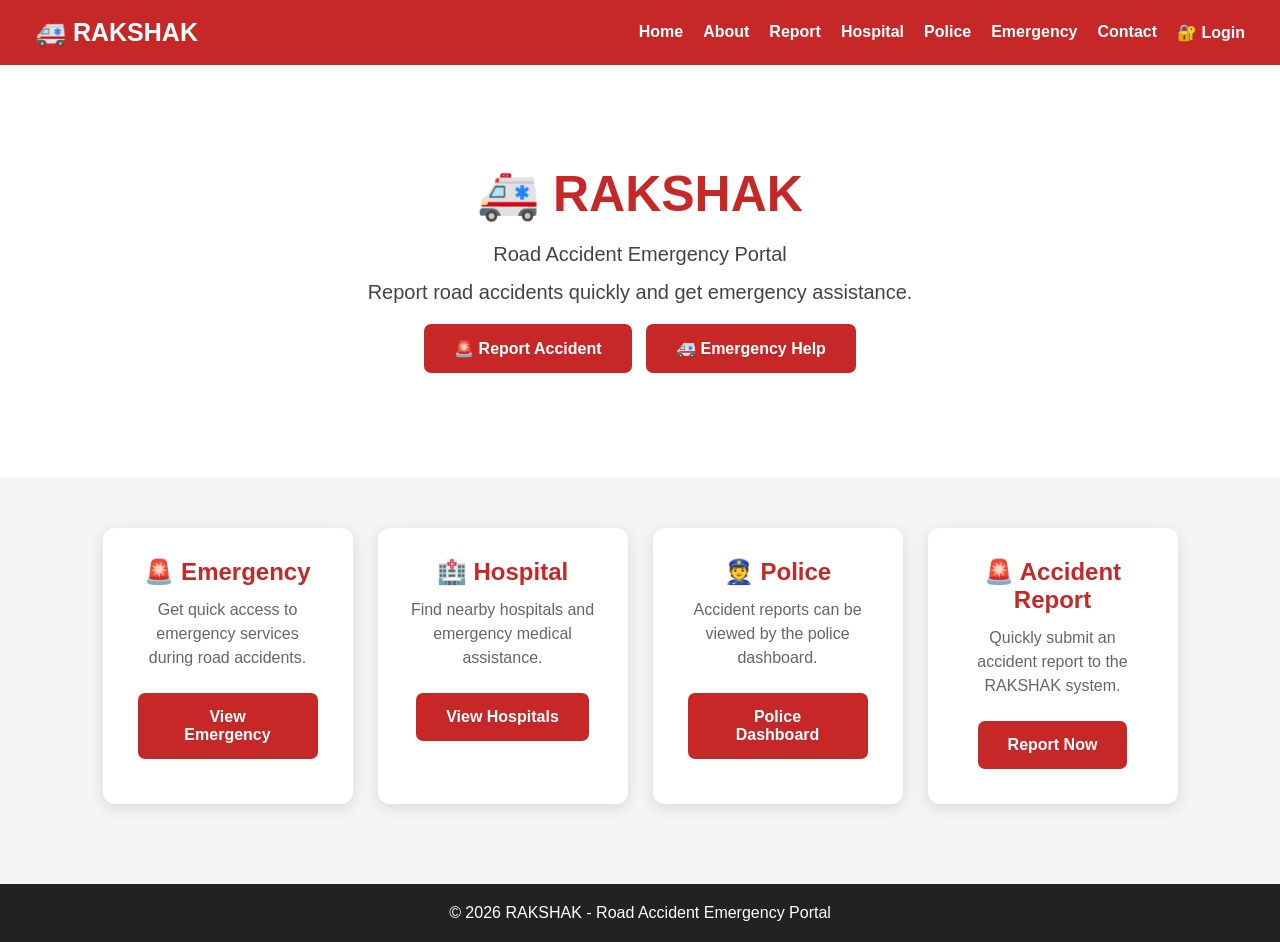
<file: templates/index.html>
<!DOCTYPE html>
<html lang="en">

<head>

    <meta charset="UTF-8">
    <meta name="viewport" content="width=device-width, initial-scale=1.0">

    <title>RAKSHAK - Road Accident Emergency Portal</title>

    <style>

        * {
            margin: 0;
            padding: 0;
            box-sizing: border-box;
            font-family: Arial, sans-serif;
        }

        body {
            background: #f5f5f5;
        }

        /* ================= NAVBAR ================= */

        nav {
            background: #c62828;
            padding: 18px 35px;

            display: flex;
            justify-content: space-between;
            align-items: center;

            flex-wrap: wrap;
        }

        .logo {
            color: white;
            font-size: 25px;
            font-weight: bold;
        }

        .nav-links {
            list-style: none;

            display: flex;
            gap: 20px;

            flex-wrap: wrap;
        }

        .nav-links a {
            color: white;
            text-decoration: none;
            font-weight: bold;
        }

        .nav-links a:hover {
            color: #ffd54f;
        }

        /* ================= HERO ================= */

        .hero {
            text-align: center;

            padding: 100px 20px;

            background: white;
        }

        .hero h1 {
            color: #c62828;

            font-size: 50px;

            margin-bottom: 20px;
        }

        .hero p {
            font-size: 20px;

            margin-bottom: 15px;

            color: #444;
        }

        .main-text {
            margin-bottom: 30px;
        }

        /* ================= BUTTON ================= */

        .btn {
            display: inline-block;

            background: #c62828;

            color: white;

            padding: 15px 30px;

            text-decoration: none;

            border-radius: 7px;

            font-weight: bold;

            margin: 5px;
        }

        .btn:hover {
            background: #8e0000;
        }

        /* ================= FEATURES ================= */

        .features {
            display: flex;

            justify-content: center;

            gap: 25px;

            padding: 50px 20px;

            flex-wrap: wrap;
        }

        .feature-card {
            background: white;

            width: 250px;

            padding: 30px;

            text-align: center;

            border-radius: 12px;

            box-shadow:
                0 4px 15px
                rgba(0,0,0,0.12);
        }

        .feature-card h2 {
            color: #c62828;

            margin-bottom: 12px;
        }

        .feature-card p {
            color: #666;

            line-height: 1.5;
        }

        /* ================= FOOTER ================= */

        footer {
            background: #222;

            color: white;

            text-align: center;

            padding: 20px;

            margin-top: 30px;
        }

        /* ================= MOBILE ================= */

        @media (max-width: 768px) {

            nav {
                justify-content: center;

                gap: 15px;
            }

            .nav-links {
                justify-content: center;

                gap: 12px;
            }

            .hero {
                padding: 70px 15px;
            }

            .hero h1 {
                font-size: 38px;
            }

            .hero p {
                font-size: 17px;
            }

        }

    </style>

</head>


<body>


    <!-- ================= NAVBAR ================= -->

    <nav>

        <div class="logo">
            🚑 RAKSHAK
        </div>


        <ul class="nav-links">

            <li>
                <a href="/">
                    Home
                </a>
            </li>

            <li>
                <a href="/about.html">
                    About
                </a>
            </li>

            <li>
                <a href="/report">
                    Report
                </a>
            </li>

            <li>
                <a href="/hospital.html">
                    Hospital
                </a>
            </li>

            <li>
                <a href="/police">
                    Police
                </a>
            </li>

            <li>
                <a href="/emergency.html">
                    Emergency
                </a>
            </li>

            <li>
                <a href="/contact.html">
                    Contact
                </a>
            </li>

            <li>
                <a href="/login.html">
                    🔐 Login
                </a>
            </li>

            <!-- <li>
                <a href="/register.html">
                    📝 Register
                </a>
            </li> -->

        </ul>

    </nav>


    <!-- ================= HERO ================= -->

    <section class="hero">

        <h1>
            🚑 RAKSHAK
        </h1>


        <p>
            Road Accident Emergency Portal
        </p>


        <p class="main-text">

            Report road accidents quickly
            and get emergency assistance.

        </p>


        <a
            href="/report.html"
            class="btn"
        >
            🚨 Report Accident
        </a>


        <a
            href="/emergency.html"
            class="btn"
        >
            🚑 Emergency Help
        </a>

    </section>


    <!-- ================= FEATURES ================= -->

    <section class="features">


        <!-- Emergency -->

        <div class="feature-card">

            <h2>
                🚨 Emergency
            </h2>

            <p>

                Get quick access to
                emergency services
                during road accidents.

            </p>

            <br>

            <a
                href="/emergency.html"
                class="btn"
            >
                View Emergency
            </a>

        </div>


        <!-- Hospital -->

        <div class="feature-card">

            <h2>
                🏥 Hospital
            </h2>

            <p>

                Find nearby hospitals
                and emergency medical
                assistance.

            </p>

            <br>

            <a
                href="/hospital.html"
                class="btn"
            >
                View Hospitals
            </a>

        </div>


        <!-- Police -->

        <div class="feature-card">

            <h2>
                👮 Police
            </h2>

            <p>

                Accident reports can
                be viewed by the
                police dashboard.

            </p>

            <br>

            <a
                href="/police"
                class="btn"
            >
                Police Dashboard
            </a>

        </div>


        <!-- Report -->

        <div class="feature-card">

            <h2>
                🚨 Accident Report
            </h2>

            <p>

                Quickly submit an
                accident report to
                the RAKSHAK system.

            </p>

            <br>

            <a
                href="/report"
                class="btn"
            >
                Report Now
            </a>

        </div>


    </section>


    <!-- ================= FOOTER ================= -->

    <footer>

        <p>
            © 2026 RAKSHAK -
            Road Accident Emergency Portal
        </p>

    </footer>


</body>

</html>
</file>
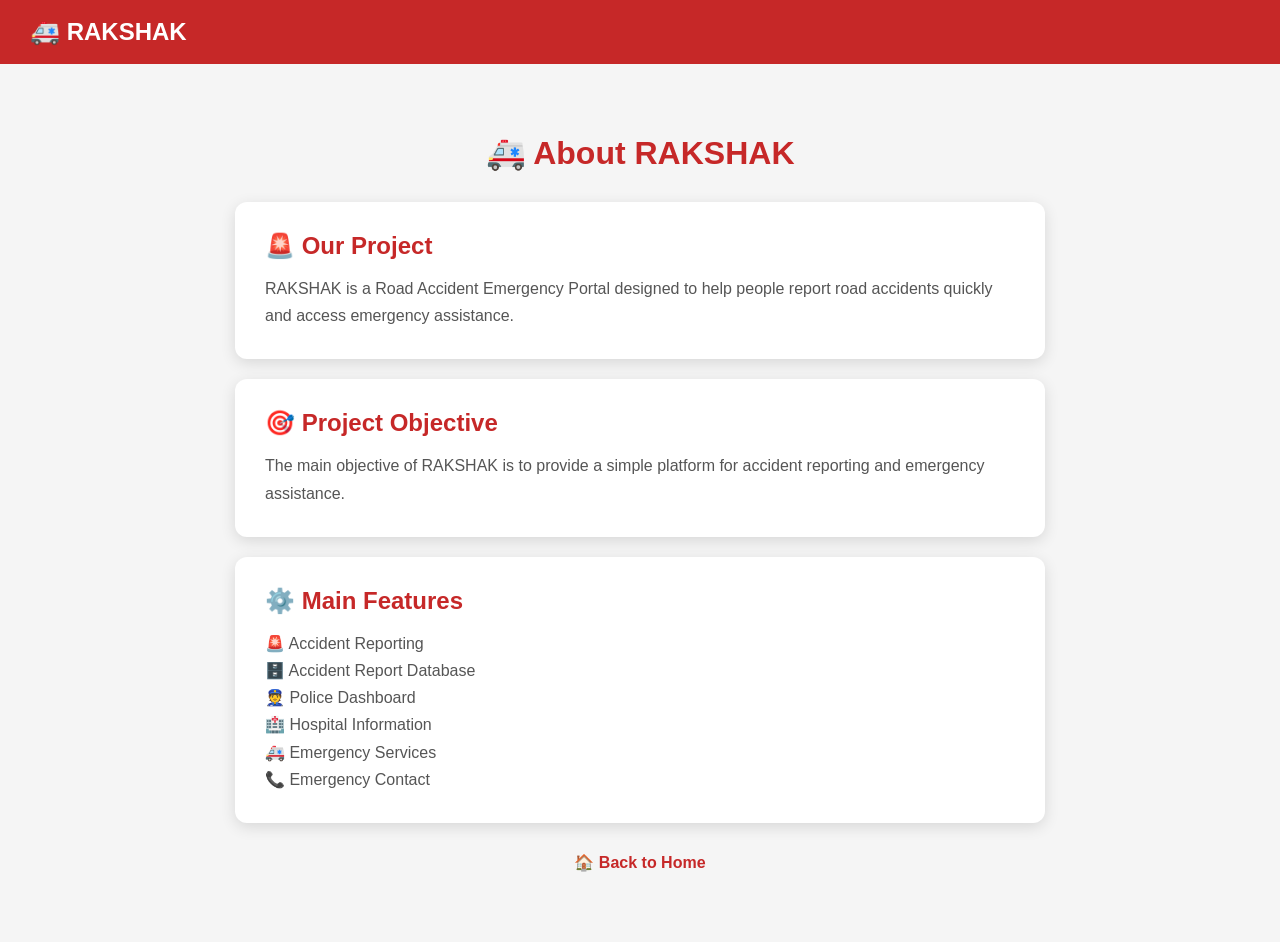
<file: templates/about.html>
<!DOCTYPE html>
<html lang="en">

<head>
    <meta charset="UTF-8">
    <meta name="viewport" content="width=device-width, initial-scale=1.0">

    <title>RAKSHAK - About</title>

    <style>
        * {
            margin: 0;
            padding: 0;
            box-sizing: border-box;
            font-family: Arial, sans-serif;
        }

        body {
            background: #f5f5f5;
        }

        nav {
            background: #c62828;
            padding: 18px 30px;
            color: white;
        }

        nav h2 {
            margin: 0;
        }

        .container {
            max-width: 850px;
            margin: 50px auto;
            padding: 20px;
        }

        h1 {
            text-align: center;
            color: #c62828;
            margin-bottom: 30px;
        }

        .card {
            background: white;
            padding: 30px;
            margin-bottom: 20px;
            border-radius: 12px;
            box-shadow: 0 4px 15px rgba(0,0,0,0.12);
        }

        .card h2 {
            color: #c62828;
            margin-bottom: 15px;
        }

        .card p {
            color: #555;
            line-height: 1.7;
        }

        .back {
            display: block;
            text-align: center;
            margin-top: 30px;
            color: #c62828;
            text-decoration: none;
            font-weight: bold;
        }
    </style>

</head>

<body>

    <nav>
        <h2>🚑 RAKSHAK</h2>
    </nav>

    <div class="container">

        <h1>🚑 About RAKSHAK</h1>

        <div class="card">

            <h2>🚨 Our Project</h2>

            <p>
                RAKSHAK is a Road Accident Emergency Portal
                designed to help people report road accidents
                quickly and access emergency assistance.
            </p>

        </div>

        <div class="card">

            <h2>🎯 Project Objective</h2>

            <p>
                The main objective of RAKSHAK is to provide a
                simple platform for accident reporting and
                emergency assistance.
            </p>

        </div>

        <div class="card">

            <h2>⚙️ Main Features</h2>

            <p>
                🚨 Accident Reporting<br>
                🗄️ Accident Report Database<br>
                👮 Police Dashboard<br>
                🏥 Hospital Information<br>
                🚑 Emergency Services<br>
                📞 Emergency Contact
            </p>

        </div>

        <a href="/" class="back">
            🏠 Back to Home
        </a>

    </div>

</body>

</html>
</file>
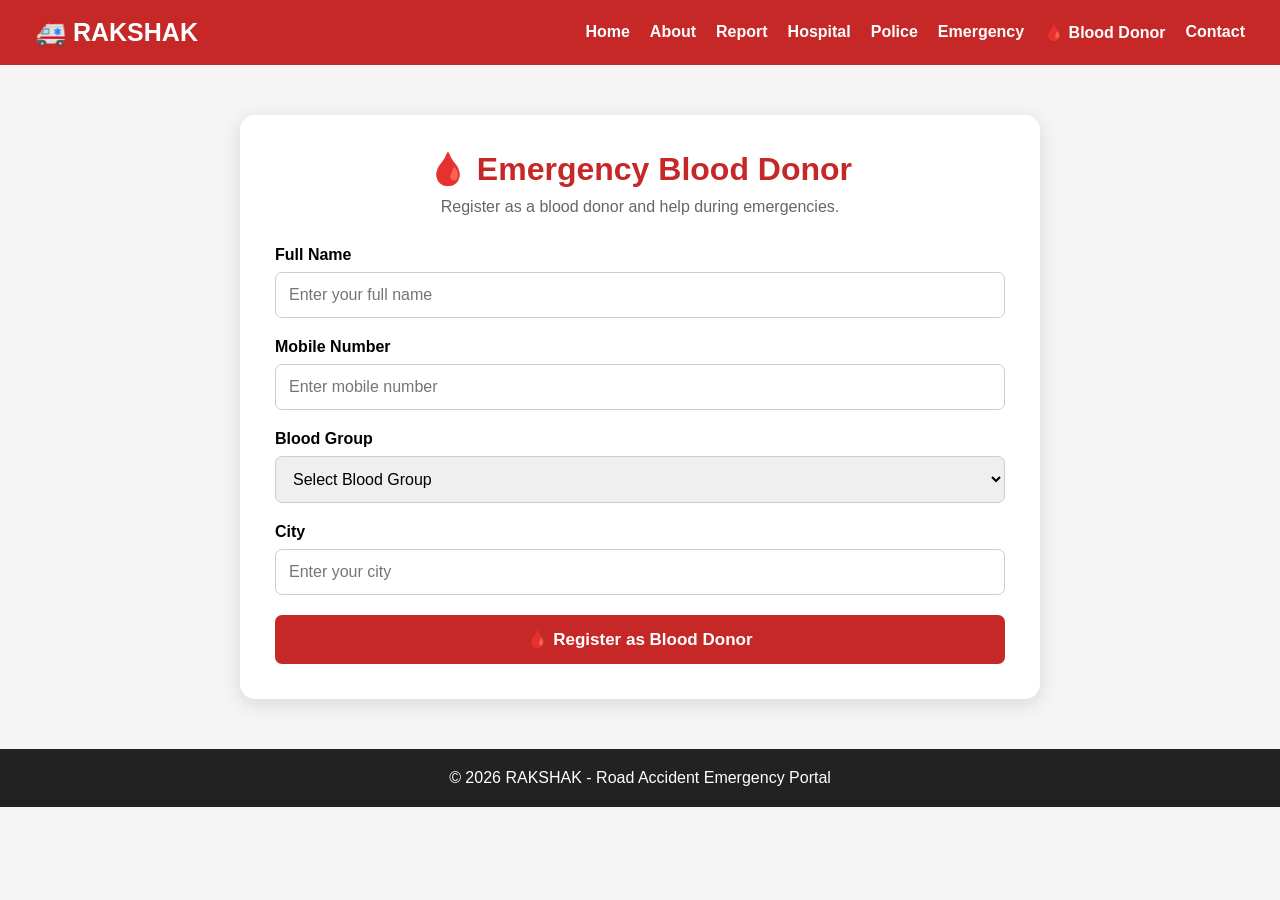
<file: templates/blood_donor.html>
<!DOCTYPE html>
<html lang="en">

<head>
    <meta charset="UTF-8">
    <meta name="viewport" content="width=device-width, initial-scale=1.0">

    <title>RAKSHAK - Blood Donor</title>

    <style>
        * {
            margin: 0;
            padding: 0;
            box-sizing: border-box;
            font-family: Arial, sans-serif;
        }

        body {
            background: #f5f5f5;
        }

        nav {
            background: #c62828;
            padding: 18px 35px;
            display: flex;
            justify-content: space-between;
            align-items: center;
            flex-wrap: wrap;
        }

        .logo {
            color: white;
            font-size: 25px;
            font-weight: bold;
        }

        .nav-links {
            list-style: none;
            display: flex;
            gap: 20px;
            flex-wrap: wrap;
        }

        .nav-links a {
            color: white;
            text-decoration: none;
            font-weight: bold;
        }

        .nav-links a:hover {
            color: #ffd54f;
        }

        .container {
            width: 90%;
            max-width: 800px;
            margin: 50px auto;
        }

        .card {
            background: white;
            padding: 35px;
            border-radius: 15px;
            box-shadow: 0 5px 20px rgba(0,0,0,0.12);
        }

        h1 {
            text-align: center;
            color: #c62828;
            margin-bottom: 10px;
        }

        .subtitle {
            text-align: center;
            color: #666;
            margin-bottom: 30px;
        }

        label {
            display: block;
            margin-bottom: 8px;
            font-weight: bold;
        }

        input,
        select {
            width: 100%;
            padding: 13px;
            margin-bottom: 20px;
            border: 1px solid #ccc;
            border-radius: 7px;
            font-size: 16px;
        }

        .btn {
            width: 100%;
            padding: 14px;
            background: #c62828;
            color: white;
            border: none;
            border-radius: 7px;
            font-size: 17px;
            font-weight: bold;
            cursor: pointer;
        }

        .btn:hover {
            background: #8e0000;
        }

        footer {
            background: #222;
            color: white;
            text-align: center;
            padding: 20px;
            margin-top: 50px;
        }
    </style>
</head>

<body>

    <nav>

        <div class="logo">
            🚑 RAKSHAK
        </div>

        <ul class="nav-links">

            <li><a href="/">Home</a></li>
            <li><a href="/about.html">About</a></li>
            <li><a href="/report">Report</a></li>
            <li><a href="/hospital.html">Hospital</a></li>
            <li><a href="/police">Police</a></li>
            <li><a href="/emergency.html">Emergency</a></li>
            <li><a href="/blood-donor">🩸 Blood Donor</a></li>
            <li><a href="/contact.html">Contact</a></li>

        </ul>

    </nav>


    <div class="container">

        <div class="card">

            <h1>🩸 Emergency Blood Donor</h1>

            <p class="subtitle">
                Register as a blood donor and help during emergencies.
            </p>


            <form action="/register-donor" method="POST">

                <label>Full Name</label>

                <input
                    type="text"
                    name="name"
                    placeholder="Enter your full name"
                    required
                >


                <label>Mobile Number</label>

                <input
                    type="tel"
                    name="mobile"
                    placeholder="Enter mobile number"
                    required
                >


                <label>Blood Group</label>

                <select name="blood_group" required>

                    <option value="">
                        Select Blood Group
                    </option>

                    <option value="A+">A+</option>
                    <option value="A-">A-</option>
                    <option value="B+">B+</option>
                    <option value="B-">B-</option>
                    <option value="AB+">AB+</option>
                    <option value="AB-">AB-</option>
                    <option value="O+">O+</option>
                    <option value="O-">O-</option>

                </select>


                <label>City</label>

                <input
                    type="text"
                    name="city"
                    placeholder="Enter your city"
                    required
                >


                <button type="submit" class="btn">
                    🩸 Register as Blood Donor
                </button>

            </form>

        </div>

    </div>


    <footer>

        © 2026 RAKSHAK - Road Accident Emergency Portal

    </footer>

</body>

</html>
</file>
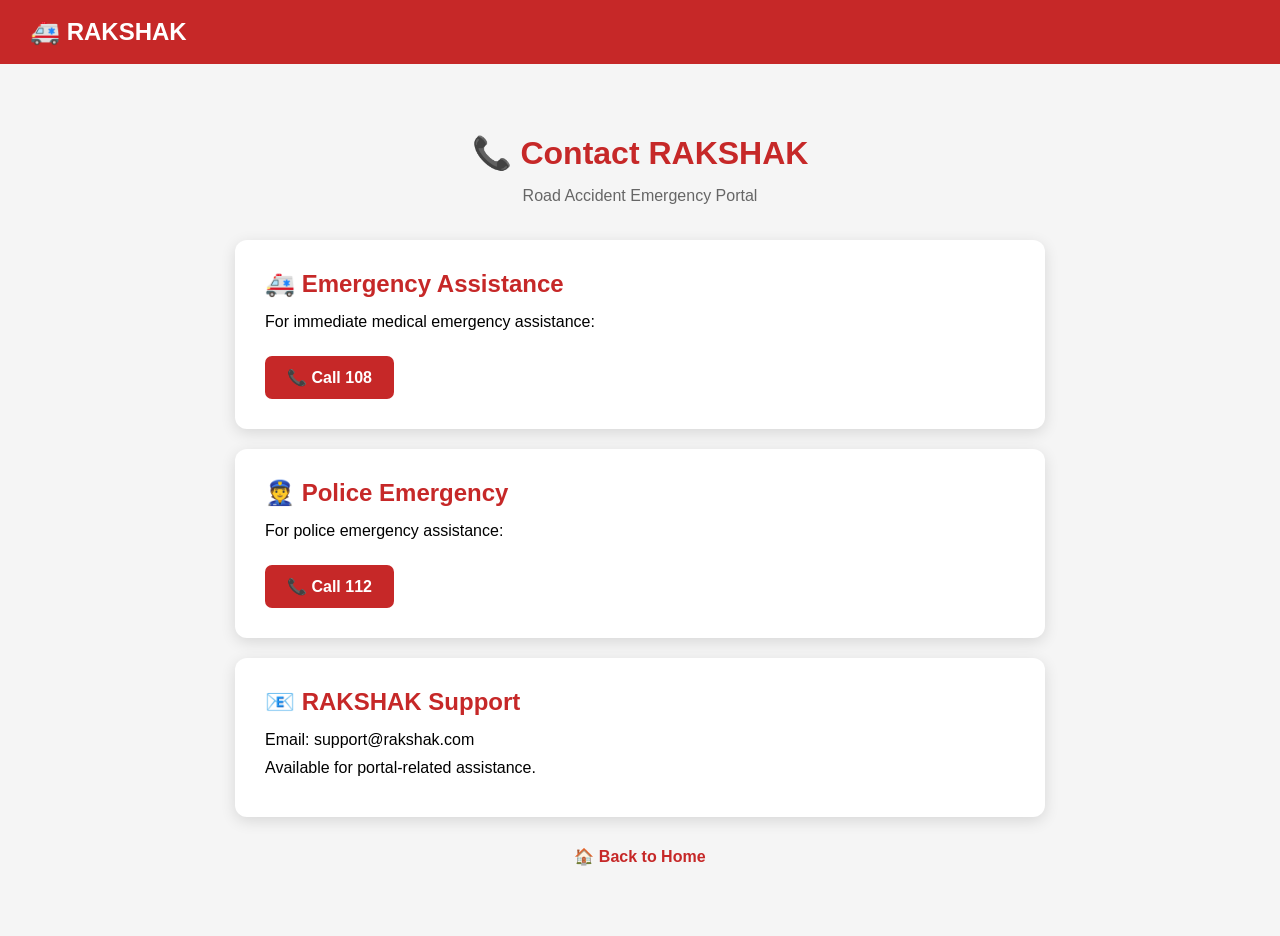
<file: templates/contact.html>
<!DOCTYPE html>
<html lang="en">

<head>
    <meta charset="UTF-8">
    <meta name="viewport" content="width=device-width, initial-scale=1.0">

    <title>RAKSHAK - Contact</title>

    <style>

        * {
            margin: 0;
            padding: 0;
            box-sizing: border-box;
            font-family: Arial, sans-serif;
        }

        body {
            background: #f5f5f5;
        }

        nav {
            background: #c62828;
            padding: 18px 30px;
            color: white;
        }

        nav h2 {
            margin: 0;
        }

        .container {
            max-width: 850px;
            margin: 50px auto;
            padding: 20px;
        }

        h1 {
            text-align: center;
            color: #c62828;
            margin-bottom: 15px;
        }

        .subtitle {
            text-align: center;
            color: #666;
            margin-bottom: 35px;
        }

        .card {
            background: white;
            padding: 30px;
            margin: 20px 0;
            border-radius: 12px;
            box-shadow: 0 4px 15px rgba(0,0,0,0.12);
        }

        .card h2 {
            color: #c62828;
            margin-bottom: 15px;
        }

        .card p {
            margin: 10px 0;
            font-size: 16px;
        }

        .btn {
            display: inline-block;
            margin-top: 15px;
            padding: 12px 22px;
            background: #c62828;
            color: white;
            text-decoration: none;
            border-radius: 7px;
            font-weight: bold;
        }

        .btn:hover {
            background: #8e0000;
        }

        .back {
            display: block;
            text-align: center;
            margin-top: 30px;
            color: #c62828;
            text-decoration: none;
            font-weight: bold;
        }

    </style>

</head>

<body>

    <nav>
        <h2>🚑 RAKSHAK</h2>
    </nav>

    <div class="container">

        <h1>📞 Contact RAKSHAK</h1>

        <p class="subtitle">
            Road Accident Emergency Portal
        </p>

        <div class="card">

            <h2>🚑 Emergency Assistance</h2>

            <p>
                For immediate medical emergency assistance:
            </p>

            <a href="tel:108" class="btn">
                📞 Call 108
            </a>

        </div>

        <div class="card">

            <h2>👮 Police Emergency</h2>

            <p>
                For police emergency assistance:
            </p>

            <a href="tel:112" class="btn">
                📞 Call 112
            </a>

        </div>

        <div class="card">

            <h2>📧 RAKSHAK Support</h2>

            <p>
                Email: support@rakshak.com
            </p>

            <p>
                Available for portal-related assistance.
            </p>

        </div>

        <a href="/" class="back">
            🏠 Back to Home
        </a>

    </div>

</body>

</html>
</file>
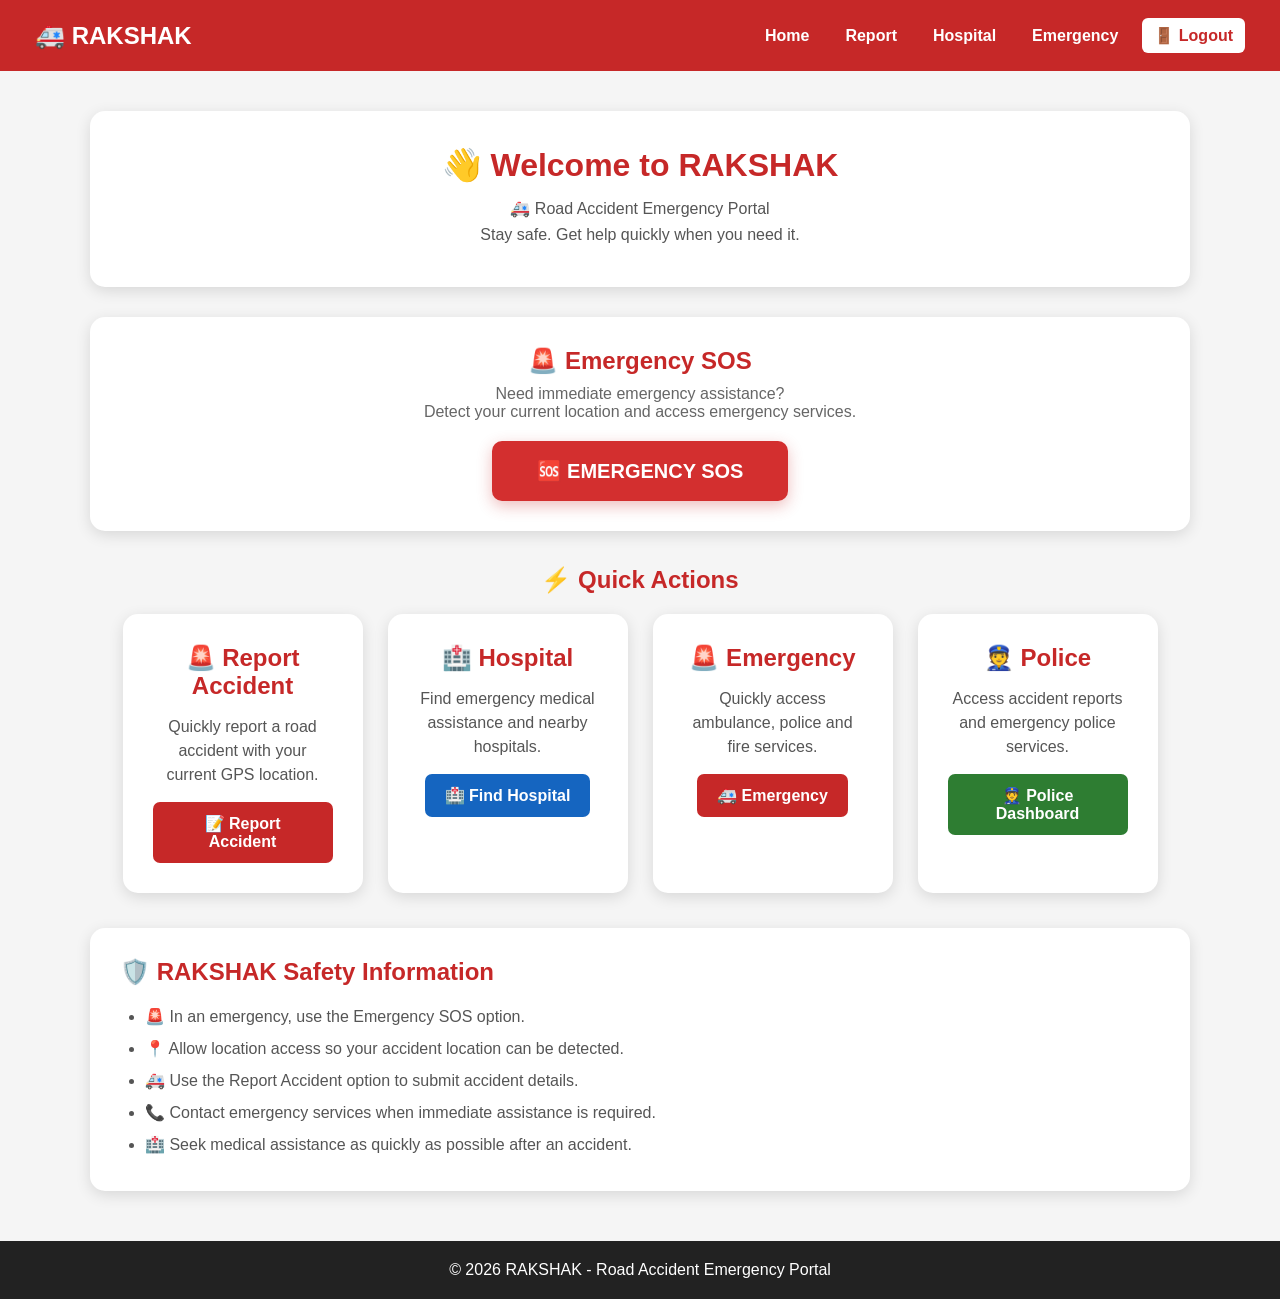
<file: templates/dashboard.html>
<!DOCTYPE html>
<html lang="en">

<head>
    <meta charset="UTF-8">
    <meta name="viewport" content="width=device-width, initial-scale=1.0">

    <title>RAKSHAK - Dashboard</title>

    <style>

        * {
            margin: 0;
            padding: 0;
            box-sizing: border-box;
            font-family: Arial, sans-serif;
        }

        body {
            background: #f5f5f5;
            color: #333;
        }

        /* NAVBAR */

        nav {
            background: #c62828;
            padding: 18px 35px;

            display: flex;
            justify-content: space-between;
            align-items: center;

            flex-wrap: wrap;
        }

        .logo {
            color: white;
            font-size: 24px;
            font-weight: bold;
        }

        .nav-links {
            display: flex;
            gap: 12px;
            align-items: center;
            flex-wrap: wrap;
        }

        .nav-links a {
            color: white;
            text-decoration: none;
            font-weight: bold;
            padding: 8px 12px;
            border-radius: 6px;
        }

        .nav-links a:hover {
            background: rgba(255,255,255,0.15);
        }

        .logout {
            background: white !important;
            color: #c62828 !important;
        }

        /* CONTAINER */

        .container {
            width: 90%;
            max-width: 1100px;
            margin: 40px auto;
        }

        /* WELCOME */

        .welcome {
            background: white;
            padding: 35px;
            border-radius: 15px;

            text-align: center;

            box-shadow:
                0 4px 15px rgba(0,0,0,0.12);
        }

        .welcome h1 {
            color: #c62828;
            margin-bottom: 15px;
        }

        .welcome p {
            color: #555;
            margin: 8px;
        }

        /* SOS */

        .sos-section {
            background: white;

            margin-top: 30px;
            padding: 30px;

            border-radius: 15px;

            text-align: center;

            box-shadow:
                0 4px 15px rgba(0,0,0,0.12);
        }

        .sos-section h2 {
            color: #c62828;
            margin-bottom: 10px;
        }

        .sos-section p {
            color: #666;
        }

        .sos-btn {
            display: inline-block;

            margin-top: 20px;

            padding: 18px 45px;

            background: #d32f2f;
            color: white;

            text-decoration: none;

            border-radius: 10px;

            font-size: 20px;
            font-weight: bold;

            box-shadow:
                0 5px 15px rgba(198,40,40,0.3);
        }

        .sos-btn:hover {
            background: #b71c1c;
            transform: scale(1.03);
        }

        /* QUICK ACTIONS */

        .section-title {
            text-align: center;
            color: #c62828;
            margin-top: 35px;
            margin-bottom: 20px;
        }

        .cards {
            display: flex;

            justify-content: center;

            gap: 25px;

            flex-wrap: wrap;
        }

        .card {
            background: white;

            width: 240px;

            padding: 30px;

            text-align: center;

            border-radius: 15px;

            box-shadow:
                0 4px 15px rgba(0,0,0,0.12);

            transition: 0.3s;
        }

        .card:hover {
            transform: translateY(-5px);
        }

        .card h2 {
            color: #c62828;
            margin-bottom: 15px;
        }

        .card p {
            color: #555;
            line-height: 1.5;
        }

        .btn {
            display: inline-block;

            margin-top: 15px;

            background: #c62828;
            color: white;

            padding: 12px 20px;

            text-decoration: none;

            border-radius: 7px;

            font-weight: bold;
        }

        .btn:hover {
            background: #8e0000;
        }

        .blue-btn {
            background: #1565c0;
        }

        .blue-btn:hover {
            background: #0d47a1;
        }

        .green-btn {
            background: #2e7d32;
        }

        .green-btn:hover {
            background: #1b5e20;
        }

        /* INFORMATION */

        .info-box {
            background: white;

            margin-top: 35px;

            padding: 30px;

            border-radius: 15px;

            box-shadow:
                0 4px 15px rgba(0,0,0,0.12);
        }

        .info-box h2 {
            color: #c62828;
            margin-bottom: 15px;
        }

        .info-box ul {
            padding-left: 25px;
            line-height: 2;
            color: #555;
        }

        /* FOOTER */

        footer {
            margin-top: 50px;

            background: #222;

            color: white;

            text-align: center;

            padding: 20px;
        }

        /* MOBILE */

        @media (max-width: 600px) {

            nav {
                justify-content: center;
                gap: 15px;
            }

            .nav-links {
                justify-content: center;
            }

            .container {
                width: 94%;
            }

            .card {
                width: 100%;
            }

        }

    </style>

</head>


<body>


<!-- ============================= -->
<!-- NAVBAR -->
<!-- ============================= -->

<nav>

    <div class="logo">
        🚑 RAKSHAK
    </div>

    <div class="nav-links">

        <a href="/">
            Home
        </a>

        <a href="/report">
            Report
        </a>

        <a href="/hospital.html">
            Hospital
        </a>

        <a href="/emergency.html">
            Emergency
        </a>

        <a href="/logout"
           class="logout">
            🚪 Logout
        </a>

    </div>

</nav>


<!-- ============================= -->
<!-- MAIN -->
<!-- ============================= -->

<div class="container">


    <!-- WELCOME -->

    <div class="welcome">

        <h1>
            👋 Welcome to RAKSHAK
        </h1>

        <p>
            🚑 Road Accident Emergency Portal
        </p>

        <p>
            Stay safe. Get help quickly when you need it.
        </p>

    </div>



    <!-- ============================= -->
    <!-- SOS -->
    <!-- ============================= -->

    <div class="sos-section">

        <h2>
            🚨 Emergency SOS
        </h2>

        <p>
            Need immediate emergency assistance?
        </p>

        <p>
            Detect your current location and access emergency services.
        </p>

        <a href="/emergency.html"
           class="sos-btn">

            🆘 EMERGENCY SOS

        </a>

    </div>



    <!-- ============================= -->
    <!-- QUICK ACTIONS -->
    <!-- ============================= -->

    <h2 class="section-title">
        ⚡ Quick Actions
    </h2>


    <div class="cards">


        <!-- REPORT -->

        <div class="card">

            <h2>
                🚨 Report Accident
            </h2>

            <p>
                Quickly report a road accident
                with your current GPS location.
            </p>

            <a href="/report"
               class="btn">

                📝 Report Accident

            </a>

        </div>



        <!-- HOSPITAL -->

        <div class="card">

            <h2>
                🏥 Hospital
            </h2>

            <p>
                Find emergency medical
                assistance and nearby hospitals.
            </p>

            <a href="/hospital.html"
               class="btn blue-btn">

                🏥 Find Hospital

            </a>

        </div>



        <!-- EMERGENCY -->

        <div class="card">

            <h2>
                🚨 Emergency

            </h2>

            <p>
                Quickly access ambulance,
                police and fire services.
            </p>

            <a href="/emergency.html"
               class="btn">

                🚑 Emergency

            </a>

        </div>



        <!-- POLICE -->

        <div class="card">

            <h2>
                👮 Police
            </h2>

            <p>
                Access accident reports and
                emergency police services.
            </p>

            <a href="/police"
               class="btn green-btn">

                👮 Police Dashboard

            </a>

        </div>


    </div>



    <!-- ============================= -->
    <!-- SAFETY INFORMATION -->
    <!-- ============================= -->

    <div class="info-box">

        <h2>
            🛡️ RAKSHAK Safety Information
        </h2>

        <ul>

            <li>
                🚨 In an emergency, use the Emergency SOS option.
            </li>

            <li>
                📍 Allow location access so your accident location can be detected.
            </li>

            <li>
                🚑 Use the Report Accident option to submit accident details.
            </li>

            <li>
                📞 Contact emergency services when immediate assistance is required.
            </li>

            <li>
                🏥 Seek medical assistance as quickly as possible after an accident.
            </li>

        </ul>

    </div>


</div>



<!-- ============================= -->
<!-- FOOTER -->
<!-- ============================= -->

<footer>

    © 2026 RAKSHAK -
    Road Accident Emergency Portal

</footer>


</body>

</html>
</file>
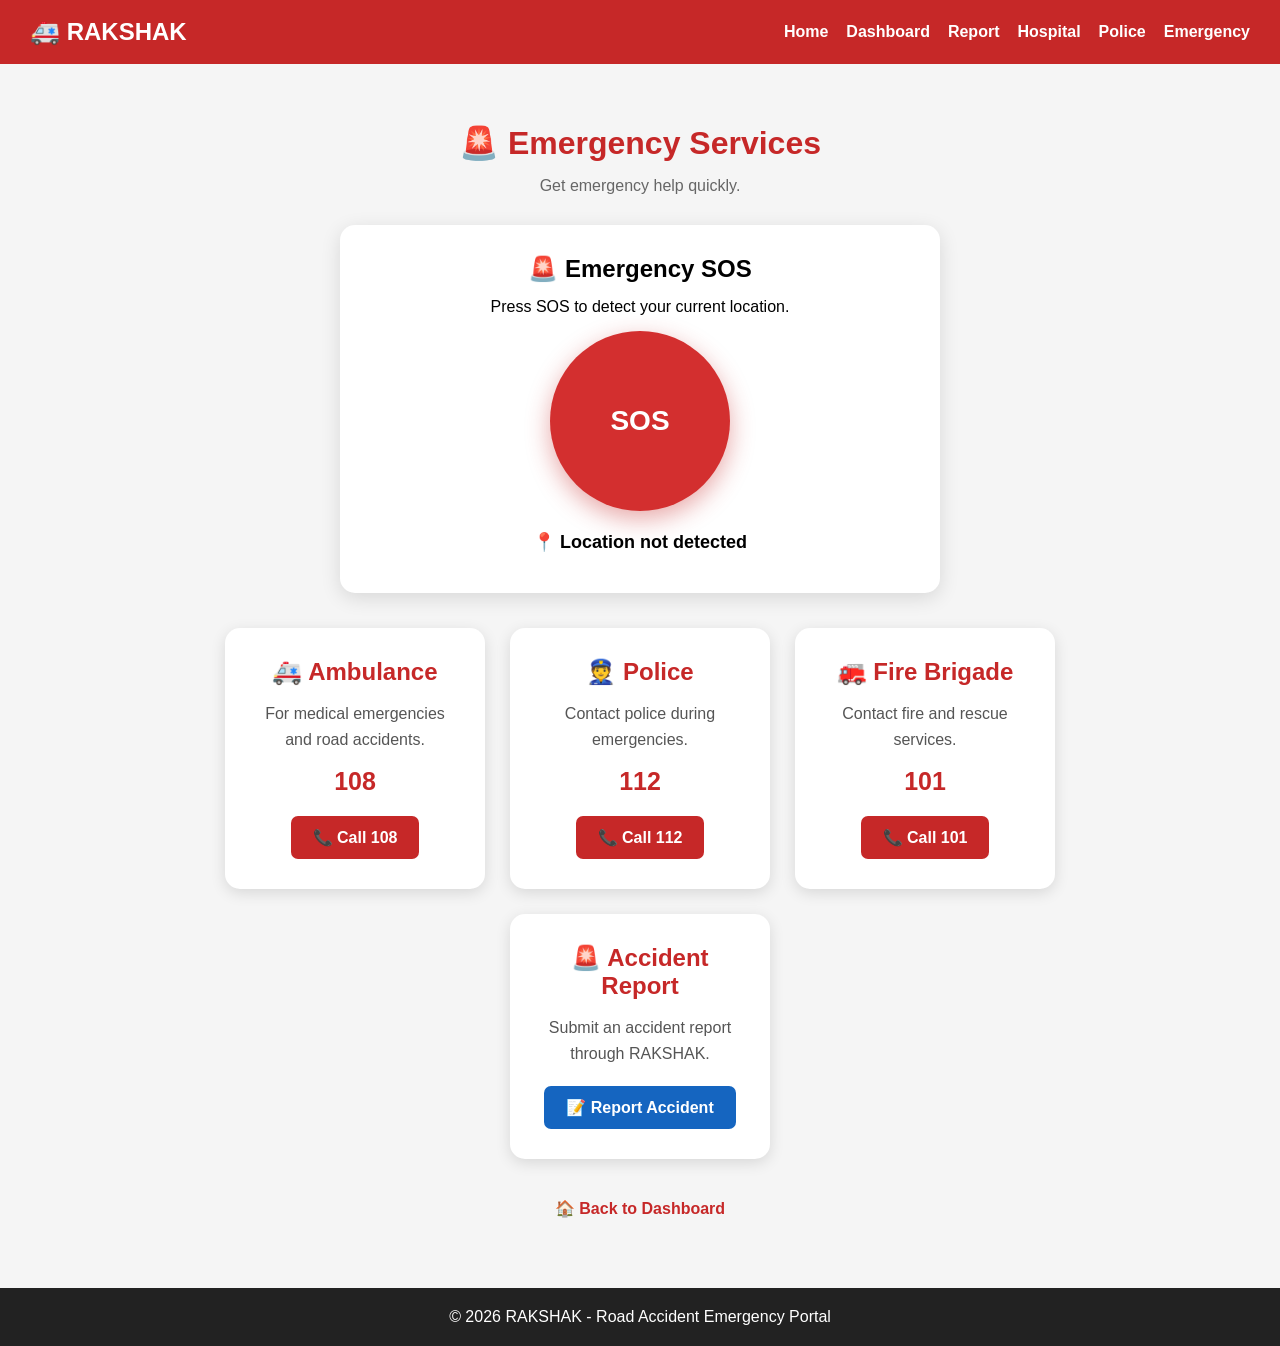
<file: templates/emergency.html>
<!DOCTYPE html>
<html lang="en">

<head>

    <meta charset="UTF-8">

    <meta name="viewport"
          content="width=device-width, initial-scale=1.0">

    <title>RAKSHAK - Emergency</title>

    <style>

        * {
            margin: 0;
            padding: 0;
            box-sizing: border-box;
            font-family: Arial, sans-serif;
        }

        body {
            background: #f5f5f5;
        }

        nav {
            background: #c62828;
            padding: 18px 30px;

            display: flex;
            justify-content: space-between;
            align-items: center;

            flex-wrap: wrap;
        }

        nav h2 {
            color: white;
        }

        .nav-links {
            display: flex;
            gap: 18px;
            flex-wrap: wrap;
        }

        .nav-links a {
            color: white;
            text-decoration: none;
            font-weight: bold;
        }

        .nav-links a:hover {
            color: #ffd54f;
        }

        .container {
            max-width: 1100px;
            margin: 40px auto;
            padding: 20px;
        }

        h1 {
            text-align: center;
            color: #c62828;
        }

        .subtitle {
            text-align: center;
            color: #666;
            margin: 15px 0 30px;
        }

        /* ==============================
           SOS BOX
        ============================== */

        .sos-box {
            background: white;

            max-width: 600px;

            margin: 0 auto 35px;

            padding: 30px;

            text-align: center;

            border-radius: 15px;

            box-shadow:
                0 5px 20px rgba(0,0,0,0.12);
        }

        .sos-btn {
            width: 180px;
            height: 180px;

            border-radius: 50%;

            border: none;

            background: #d32f2f;

            color: white;

            font-size: 28px;

            font-weight: bold;

            cursor: pointer;

            box-shadow:
                0 8px 25px rgba(198,40,40,0.4);

            transition: 0.3s;
        }

        .sos-btn:hover {
            background: #b71c1c;

            transform: scale(1.05);
        }

        .sos-btn:disabled {
            opacity: 0.6;
            cursor: not-allowed;
        }

        #locationStatus {
            margin-top: 20px;

            font-weight: bold;

            font-size: 18px;
        }

        .location {
            margin-top: 10px;

            color: #555;

            line-height: 1.7;

            word-break: break-all;
        }

        /* ==============================
           EMERGENCY CARDS
        ============================== */

        .emergency-list {
            display: flex;

            justify-content: center;

            gap: 25px;

            flex-wrap: wrap;
        }

        .card {
            background: white;

            width: 260px;

            padding: 30px;

            text-align: center;

            border-radius: 15px;

            box-shadow:
                0 4px 15px rgba(0,0,0,0.12);

            transition: 0.3s;
        }

        .card:hover {
            transform: translateY(-5px);
        }

        .card h2 {
            color: #c62828;

            margin-bottom: 15px;
        }

        .card p {
            color: #555;

            line-height: 1.6;
        }

        .number {
            font-size: 25px;

            font-weight: bold;

            color: #c62828;

            margin-top: 15px;
        }

        .btn {
            display: inline-block;

            margin-top: 20px;

            padding: 12px 22px;

            background: #c62828;

            color: white;

            text-decoration: none;

            border-radius: 7px;

            font-weight: bold;
        }

        .btn:hover {
            background: #8e0000;
        }

        .report-btn {
            background: #1565c0;
        }

        .report-btn:hover {
            background: #0d47a1;
        }

        .back {
            display: block;

            text-align: center;

            margin-top: 40px;

            color: #c62828;

            text-decoration: none;

            font-weight: bold;
        }

        footer {
            margin-top: 50px;

            background: #222;

            color: white;

            text-align: center;

            padding: 20px;
        }

    </style>

</head>


<body>


<!-- ==============================
     NAVBAR
============================== -->

<nav>

    <h2>
        🚑 RAKSHAK
    </h2>

    <div class="nav-links">

        <a href="/">
            Home
        </a>

        <a href="/dashboard">
            Dashboard
        </a>

        <a href="/report">
            Report
        </a>

        <a href="/hospital.html">
            Hospital
        </a>

        <a href="/police">
            Police
        </a>

        <a href="/emergency.html">
            Emergency
        </a>

    </div>

</nav>


<!-- ==============================
     MAIN
============================== -->

<div class="container">

    <h1>
        🚨 Emergency Services
    </h1>

    <p class="subtitle">
        Get emergency help quickly.
    </p>


    <!-- ==============================
         SOS
    ============================== -->

    <div class="sos-box">

        <h2>
            🚨 Emergency SOS
        </h2>

        <p style="margin:15px;">
            Press SOS to detect your current location.
        </p>


        <button
            class="sos-btn"
            id="sosButton"
            onclick="sendSOS()"
        >
            SOS
        </button>


        <div id="locationStatus">

            📍 Location not detected

        </div>


        <div
            id="locationText"
            class="location"
        >

        </div>

    </div>


    <!-- ==============================
         EMERGENCY SERVICES
    ============================== -->

    <div class="emergency-list">


        <!-- AMBULANCE -->

        <div class="card">

            <h2>
                🚑 Ambulance
            </h2>

            <p>
                For medical emergencies
                and road accidents.
            </p>

            <div class="number">
                108
            </div>

            <a
                href="tel:108"
                class="btn"
            >
                📞 Call 108
            </a>

        </div>


        <!-- POLICE -->

        <div class="card">

            <h2>
                👮 Police
            </h2>

            <p>
                Contact police during
                emergencies.
            </p>

            <div class="number">
                112
            </div>

            <a
                href="tel:112"
                class="btn"
            >
                📞 Call 112
            </a>

        </div>


        <!-- FIRE -->

        <div class="card">

            <h2>
                🚒 Fire Brigade
            </h2>

            <p>
                Contact fire and rescue
                services.
            </p>

            <div class="number">
                101
            </div>

            <a
                href="tel:101"
                class="btn"
            >
                📞 Call 101
            </a>

        </div>


        <!-- REPORT -->

        <div class="card">

            <h2>
                🚨 Accident Report
            </h2>

            <p>
                Submit an accident report
                through RAKSHAK.
            </p>

            <a
                href="/report"
                class="btn report-btn"
            >
                📝 Report Accident
            </a>

        </div>


    </div>


    <!-- BACK -->

    <a
        href="/dashboard"
        class="back"
    >
        🏠 Back to Dashboard
    </a>

</div>


<!-- ==============================
     FOOTER
============================== -->

<footer>

    © 2026 RAKSHAK -
    Road Accident Emergency Portal

</footer>


<!-- ==============================
     JAVASCRIPT
============================== -->

<script>

function sendSOS() {

    const status =
        document.getElementById("locationStatus");

    const locationText =
        document.getElementById("locationText");

    const sosButton =
        document.getElementById("sosButton");


    /* --------------------------------
       BUTTON DISABLE
    -------------------------------- */

    sosButton.disabled = true;


    status.innerHTML =
        "📍 Detecting current location...";


    locationText.innerHTML =
        "Please wait...";


    /* --------------------------------
       CHECK GEOLOCATION
    -------------------------------- */

    if (!navigator.geolocation) {

        status.innerHTML =
            "❌ Geolocation is not supported.";

        locationText.innerHTML =
            "Your browser does not support location.";

        sosButton.disabled = false;

        return;
    }


    /* --------------------------------
       GET CURRENT LOCATION
    -------------------------------- */

    navigator.geolocation.getCurrentPosition(

        function(position) {


            const latitude =
                position.coords.latitude;


            const longitude =
                position.coords.longitude;


            /* --------------------------------
               DISPLAY LOCATION
            -------------------------------- */

            status.innerHTML =
                "✅ Current Location Detected";


            locationText.innerHTML =

                "📍 Latitude: "
                + latitude
                + "<br>"

                + "📍 Longitude: "
                + longitude
                + "<br><br>"

                + "⏳ Saving emergency location...";


            /* --------------------------------
               GOOGLE MAP LINK
            -------------------------------- */

            const mapLink =
                "https://www.google.com/maps?q="
                + latitude
                + ","
                + longitude;


            /* --------------------------------
               SAVE SOS TO DATABASE
            -------------------------------- */

            fetch("/sos", {

                method: "POST",

                headers: {

                    "Content-Type":
                        "application/x-www-form-urlencoded"

                },

                body:

                    "latitude="
                    + encodeURIComponent(latitude)

                    + "&longitude="
                    + encodeURIComponent(longitude)

            })


            .then(response => {

                if (!response.ok) {

                    throw new Error(
                        "SOS save failed"
                    );

                }

                return response.text();

            })


            .then(data => {


                console.log(
                    "SOS Response:",
                    data
                );


                /* --------------------------------
                   SUCCESS MESSAGE
                -------------------------------- */

                locationText.innerHTML =

                    "📍 Latitude: "
                    + latitude
                    + "<br>"

                    + "📍 Longitude: "
                    + longitude
                    + "<br><br>"

                    + "✅ Emergency location saved."
                    + "<br><br>"

                    + "<a href='"
                    + mapLink
                    + "' target='_blank'>"
                    + "🗺️ View Location on Google Maps"
                    + "</a>";


                /* --------------------------------
                   CONFIRM EMERGENCY CALL
                -------------------------------- */

                const callEmergency =
                    confirm(

                        "🚨 Emergency SOS Activated!\n\n"

                        + "📍 Your current location has been saved.\n\n"

                        + "Do you want to call emergency service 112?"

                    );


                if (callEmergency) {

                    window.location.href =
                        "tel:112";

                }


                sosButton.disabled = false;

            })


            .catch(error => {


                console.error(
                    "SOS Error:",
                    error
                );


                status.innerHTML =
                    "❌ SOS could not be saved.";


                locationText.innerHTML =

                    "Location detected but "
                    + "could not be saved to database.";


                sosButton.disabled = false;

            });


        },


        /* --------------------------------
           LOCATION ERROR
        -------------------------------- */

        function(error) {


            status.innerHTML =
                "❌ Location access denied.";


            if (error.code === 1) {

                locationText.innerHTML =
                    "Please allow Location permission in your browser.";

            }

            else if (error.code === 2) {

                locationText.innerHTML =
                    "Location is currently unavailable.";

            }

            else if (error.code === 3) {

                locationText.innerHTML =
                    "Location request timed out. Please try again.";

            }

            else {

                locationText.innerHTML =
                    "Unable to detect your location.";

            }


            sosButton.disabled = false;

        },


        /* --------------------------------
           GPS SETTINGS
        -------------------------------- */

        {

            enableHighAccuracy: true,

            timeout: 15000,

            maximumAge: 0

        }

    );

}

</script>


</body>

</html>
</file>
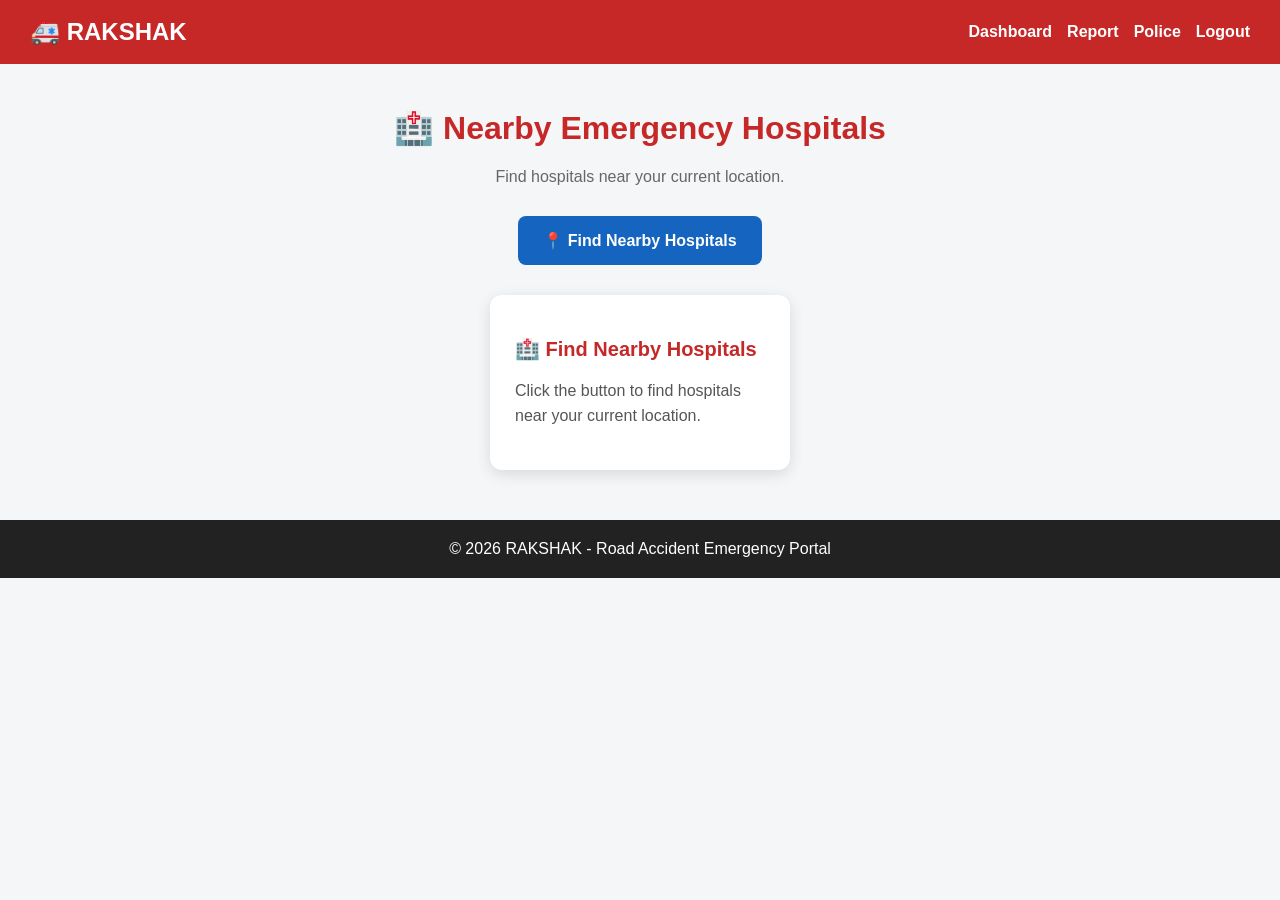
<file: templates/hospital.html>
<!DOCTYPE html>
<html lang="en">

<head>
    <meta charset="UTF-8">

    <meta name="viewport"
          content="width=device-width, initial-scale=1.0">

    <title>RAKSHAK - Nearby Hospitals</title>

    <style>

        * {
            box-sizing: border-box;
            font-family: Arial, sans-serif;
        }

        body {
            margin: 0;
            background: #f4f6f8;
        }

        nav {
            background: #c62828;
            padding: 18px 30px;

            display: flex;
            justify-content: space-between;
            align-items: center;

            flex-wrap: wrap;
        }

        nav h2 {
            margin: 0;
            color: white;
        }

        .nav-links {
            display: flex;
            gap: 15px;
            flex-wrap: wrap;
        }

        .nav-links a {
            color: white;
            text-decoration: none;
            font-weight: bold;
        }

        .container {
            width: 90%;
            max-width: 1100px;
            margin: 45px auto;
        }

        h1 {
            text-align: center;
            color: #c62828;
        }

        .subtitle {
            text-align: center;
            color: #666;
        }

        .find-box {
            text-align: center;
            margin: 30px 0;
        }

        .find-btn {
            padding: 15px 25px;
            background: #1565c0;
            color: white;
            border: none;
            border-radius: 8px;
            font-size: 16px;
            font-weight: bold;
            cursor: pointer;
        }

        .find-btn:hover {
            background: #0d47a1;
        }

        #hospitalStatus {
            margin-top: 15px;
            font-weight: bold;
        }

        .hospital-list {
            display: flex;
            justify-content: center;
            gap: 25px;
            flex-wrap: wrap;
        }

        .hospital-card {
            background: white;
            width: 300px;
            padding: 25px;

            border-radius: 12px;

            box-shadow: 0 4px 15px rgba(0,0,0,0.12);
        }

        .hospital-card h2 {
            color: #c62828;
            font-size: 20px;
        }

        .hospital-card p {
            color: #555;
            line-height: 1.6;
        }

        .buttons {
            margin-top: 18px;
        }

        .map-btn {
            display: inline-block;

            padding: 10px 15px;

            background: #1565c0;
            color: white;

            text-decoration: none;

            border-radius: 6px;

            font-weight: bold;
        }

        .map-btn:hover {
            background: #0d47a1;
        }

        footer {
            margin-top: 50px;

            background: #222;
            color: white;

            text-align: center;

            padding: 20px;
        }

    </style>

</head>


<body>


<nav>

    <h2>🚑 RAKSHAK</h2>

    <div class="nav-links">

        <a href="/dashboard">
            Dashboard
        </a>

        <a href="/report">
            Report
        </a>

        <a href="/police">
            Police
        </a>

        <a href="/logout">
            Logout
        </a>

    </div>

</nav>


<div class="container">

    <h1>
        🏥 Nearby Emergency Hospitals
    </h1>

    <p class="subtitle">
        Find hospitals near your current location.
    </p>


    <div class="find-box">

        <button
            type="button"
            class="find-btn"
            onclick="findNearbyHospitals()">

            📍 Find Nearby Hospitals

        </button>

        <p id="hospitalStatus"></p>

    </div>


    <div
        class="hospital-list"
        id="hospitalList">

        <div class="hospital-card">

            <h2>
                🏥 Find Nearby Hospitals
            </h2>

            <p>
                Click the button to find hospitals
                near your current location.
            </p>

        </div>

    </div>


</div>


<footer>

    © 2026 RAKSHAK -
    Road Accident Emergency Portal

</footer>



<script>


function findNearbyHospitals() {

    const status =
        document.getElementById("hospitalStatus");

    const hospitalList =
        document.getElementById("hospitalList");


    status.innerHTML =
        "📍 Getting your current location...";


    if (!navigator.geolocation) {

        status.innerHTML =
            "❌ Your browser does not support location.";

        return;

    }


    /*
     FIRST LOCATION ATTEMPT
    */

    navigator.geolocation.getCurrentPosition(

        function(position) {

            const latitude =
                position.coords.latitude;

            const longitude =
                position.coords.longitude;


            console.log(
                "Latitude:",
                latitude
            );

            console.log(
                "Longitude:",
                longitude
            );


            status.innerHTML =
                "🔍 Searching nearby hospitals...";


            searchHospitals(
                latitude,
                longitude
            );

        },


        function(error) {

            console.log(
                "First location attempt failed:",
                error
            );


            /*
             SECOND ATTEMPT
            */

            status.innerHTML =
                "📍 Trying to get location again...";


            navigator.geolocation.getCurrentPosition(

                function(position) {

                    const latitude =
                        position.coords.latitude;

                    const longitude =
                        position.coords.longitude;


                    console.log(
                        "Second Latitude:",
                        latitude
                    );

                    console.log(
                        "Second Longitude:",
                        longitude
                    );


                    status.innerHTML =
                        "🔍 Searching nearby hospitals...";


                    searchHospitals(
                        latitude,
                        longitude
                    );

                },


                function(secondError) {

                    console.error(
                        "Location failed:",
                        secondError
                    );


                    if (secondError.code === 1) {

                        status.innerHTML =
                            "❌ Please allow location permission in Chrome.";

                    }

                    else if (secondError.code === 2) {

                        status.innerHTML =
                            "❌ Location unavailable. Please turn ON Windows Location.";

                    }

                    else if (secondError.code === 3) {

                        status.innerHTML =
                            "❌ Location is taking too long. Please turn ON Windows Location Services.";

                    }

                    else {

                        status.innerHTML =
                            "❌ Unable to detect your location.";

                    }

                },


                {
                    enableHighAccuracy: true,

                    timeout: 30000,

                    maximumAge: 0
                }

            );

        },


        {
            enableHighAccuracy: false,

            timeout: 30000,

            maximumAge: 600000
        }

    );

}



async function searchHospitals(latitude, longitude) {

    const status = document.getElementById("hospitalStatus");
    const hospitalList = document.getElementById("hospitalList");

    try {

        status.innerHTML = "🔍 Finding nearby hospitals...";

        /*
         * OpenStreetMap Overpass API
         * Exact nearby hospital search using current coordinates
         */

        const radius = 5000; // 5 KM

        const query = `
[out:json][timeout:15];

(
  node["amenity"="hospital"](around:${radius},${latitude},${longitude});
  way["amenity"="hospital"](around:${radius},${latitude},${longitude});
  relation["amenity"="hospital"](around:${radius},${latitude},${longitude});
);

out center tags;
`;

        const servers = [
            "https://overpass-api.de/api/interpreter",
            "https://overpass.kumi.systems/api/interpreter"
        ];

        const requests = servers.map(server =>
            fetch(server, {
                method: "POST",
                headers: {
                    "Content-Type": "text/plain;charset=UTF-8"
                },
                body: query
            })
            .then(response => {
                if (!response.ok) {
                    throw new Error("Overpass server error");
                }

                return response.json();
            })
        );

        /*
         * Use whichever server responds first
         */

        const data = await Promise.any(requests);

        if (!data || !data.elements) {

            status.innerHTML =
                "❌ No hospital data received.";

            return;
        }

        /*
         * Distance calculation
         */

        function getDistance(lat1, lon1, lat2, lon2) {

            const R = 6371;

            const dLat =
                (lat2 - lat1) * Math.PI / 180;

            const dLon =
                (lon2 - lon1) * Math.PI / 180;

            const a =
                Math.sin(dLat / 2) ** 2 +
                Math.cos(lat1 * Math.PI / 180) *
                Math.cos(lat2 * Math.PI / 180) *
                Math.sin(dLon / 2) ** 2;

            const c =
                2 * Math.atan2(
                    Math.sqrt(a),
                    Math.sqrt(1 - a)
                );

            return R * c;
        }

        /*
         * Prepare hospital data
         */

        const hospitals = data.elements
            .map(item => {

                const lat =
                    item.lat ??
                    item.center?.lat;

                const lon =
                    item.lon ??
                    item.center?.lon;

                if (
                    lat === undefined ||
                    lon === undefined
                ) {
                    return null;
                }

                const tags = item.tags || {};

                const name =
                    tags.name ||
                    tags["name:en"] ||
                    "Hospital";

                const distance =
                    getDistance(
                        latitude,
                        longitude,
                        Number(lat),
                        Number(lon)
                    );

                return {
                    name: name,
                    lat: Number(lat),
                    lon: Number(lon),
                    distance: distance
                };

            })
            .filter(hospital => hospital !== null);

        /*
         * Sort nearest hospital first
         */

        hospitals.sort(
            (a, b) => a.distance - b.distance
        );

        /*
         * Show nearest 5 hospitals
         */

        const nearest =
            hospitals.slice(0, 5);

        hospitalList.innerHTML = "";

        if (nearest.length === 0) {

            status.innerHTML =
                "❌ No hospitals found within 5 km.";

            return;
        }

        /*
         * Display hospitals
         */

        nearest.forEach(hospital => {

            const card =
                document.createElement("div");

            card.className = "hospital-card";

            /*
             * Google Maps directions
             */

            const mapUrl =
                "https://www.google.com/maps/dir/?api=1" +
                "&origin=" +
                encodeURIComponent(
                    latitude + "," + longitude
                ) +
                "&destination=" +
                encodeURIComponent(
                    hospital.lat + "," + hospital.lon
                );

            card.innerHTML = `

                <h2>
                    🏥 ${hospital.name}
                </h2>

                <p>
                    📍
                    ${hospital.distance.toFixed(2)}
                    km away
                </p>

                <p>
                    🚑 Nearby Hospital
                </p>

                <div class="buttons">

                    <a
                        href="${mapUrl}"
                        target="_blank"
                        rel="noopener noreferrer"
                        class="map-btn">

                        📍 Directions

                    </a>

                </div>

            `;

            hospitalList.appendChild(card);

        });

        status.innerHTML =
            `✅ Found ${nearest.length} nearby hospitals.`;

    }

    catch (error) {

        console.error(
            "Hospital search error:",
            error
        );

        status.innerHTML =
            "❌ Hospital service is temporarily unavailable. Please try again.";

    }

}


</script>


</body>

</html>
</file>
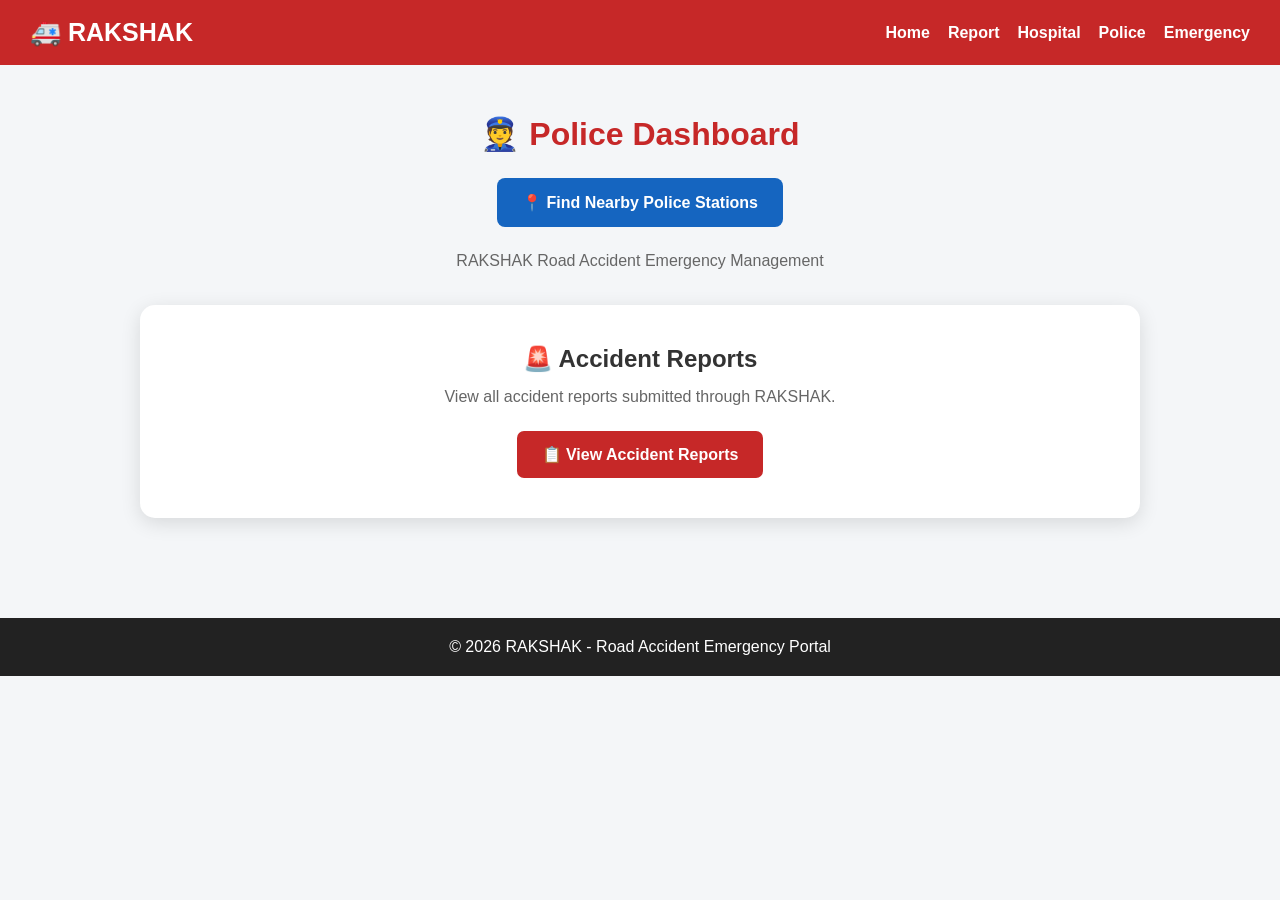
<file: templates/police.html>
<!DOCTYPE html>
<html lang="en">

<head>
    <meta charset="UTF-8">
    <meta name="viewport" content="width=device-width, initial-scale=1.0">

    <title>RAKSHAK - Police Dashboard</title>

    <style>
        * {
            box-sizing: border-box;
            margin: 0;
            padding: 0;
            font-family: Arial, sans-serif;
        }

        body {
            background: #f4f6f8;
        }

        nav {
            background: #c62828;
            padding: 18px 30px;
            display: flex;
            justify-content: space-between;
            align-items: center;
        }

        .logo {
            color: white;
            font-size: 25px;
            font-weight: bold;
        }

        .nav-links {
            display: flex;
            gap: 18px;
            list-style: none;
        }

        .nav-links a {
            color: white;
            text-decoration: none;
            font-weight: bold;
        }

        .nav-links a:hover {
            color: #ffd54f;
        }

        .container {
            width: 90%;
            max-width: 1000px;
            margin: 50px auto;
        }

        h1 {
            text-align: center;
            color: #c62828;
            margin-bottom: 15px;
        }

        .subtitle {
            text-align: center;
            color: #666;
            margin-bottom: 35px;
        }

        .dashboard {
            background: white;
            padding: 40px;
            border-radius: 15px;
            text-align: center;
            box-shadow: 0 5px 20px rgba(0,0,0,0.12);
        }

        .dashboard h2 {
            margin-bottom: 15px;
            color: #333;
        }

        .dashboard p {
            color: #666;
            margin-bottom: 25px;
        }

        .btn {
            display: inline-block;
            padding: 14px 25px;
            background: #c62828;
            color: white;
            text-decoration: none;
            border-radius: 7px;
            font-weight: bold;
        }

        .btn:hover {
            background: #8e0000;
        }

        footer {
            margin-top: 100px;
            background: #222;
            color: white;
            text-align: center;
            padding: 20px;
        }
    </style>
</head>

<body>

    <nav>

        <div class="logo">
            🚑 RAKSHAK
        </div>

        <ul class="nav-links">

            <li>
                <a href="/">Home</a>
            </li>

            <li>
                <a href="/report">Report</a>
            </li>

            <li>
                <a href="/hospital.html">Hospital</a>
            </li>

            <li>
                <a href="/police.html">Police</a>
            </li>

            <li>
                <a href="/emergency.html">Emergency</a>
            </li>

        </ul>

    </nav>


    <div class="container">

        <h1>👮 Police Dashboard</h1>
<div style="text-align:center; margin:25px 0;">

    <button
        onclick="findNearbyPolice()"
        style="
            padding:15px 25px;
            background:#1565c0;
            color:white;
            border:none;
            border-radius:8px;
            font-size:16px;
            font-weight:bold;
            cursor:pointer;
        "
    >
        📍 Find Nearby Police Stations
    </button>

    <p
        id="policeStatus"
        style="margin-top:15px; font-weight:bold;"
    ></p>

</div>
        <p class="subtitle">
            RAKSHAK Road Accident Emergency Management
        </p>


        <div class="dashboard">

            <h2>🚨 Accident Reports</h2>

            <p>
                View all accident reports submitted through RAKSHAK.
            </p>

            <a href="/reports" class="btn">
                📋 View Accident Reports
            </a>

        </div>

    </div>


    <footer>

        © 2026 RAKSHAK - Road Accident Emergency Portal

    </footer>
<script>

function findNearbyPolice() {

    const status =
        document.getElementById("policeStatus");

    status.innerHTML =
        "📍 Getting your current location...";

    if (!navigator.geolocation) {

        status.innerHTML =
            "❌ Location is not supported by this browser.";

        return;
    }

    navigator.geolocation.getCurrentPosition(

        function(position) {

            const latitude =
                position.coords.latitude;

            const longitude =
                position.coords.longitude;

            status.innerHTML =
                "✅ Location detected. Opening nearby police stations...";

            const mapUrl =
                "https://www.google.com/maps/search/?api=1&query=police+station+" +
                latitude +
                "," +
                longitude;

            window.open(mapUrl, "_blank");
        },

        function(error) {

            if (error.code === 1) {

                status.innerHTML =
                    "❌ Please allow location permission.";

            } else {

                status.innerHTML =
                    "❌ Unable to detect location. Try again.";
            }

        },

        {
            enableHighAccuracy: true,
            timeout: 15000,
            maximumAge: 0
        }
    );

}

</script>
</body>

</html>
</file>
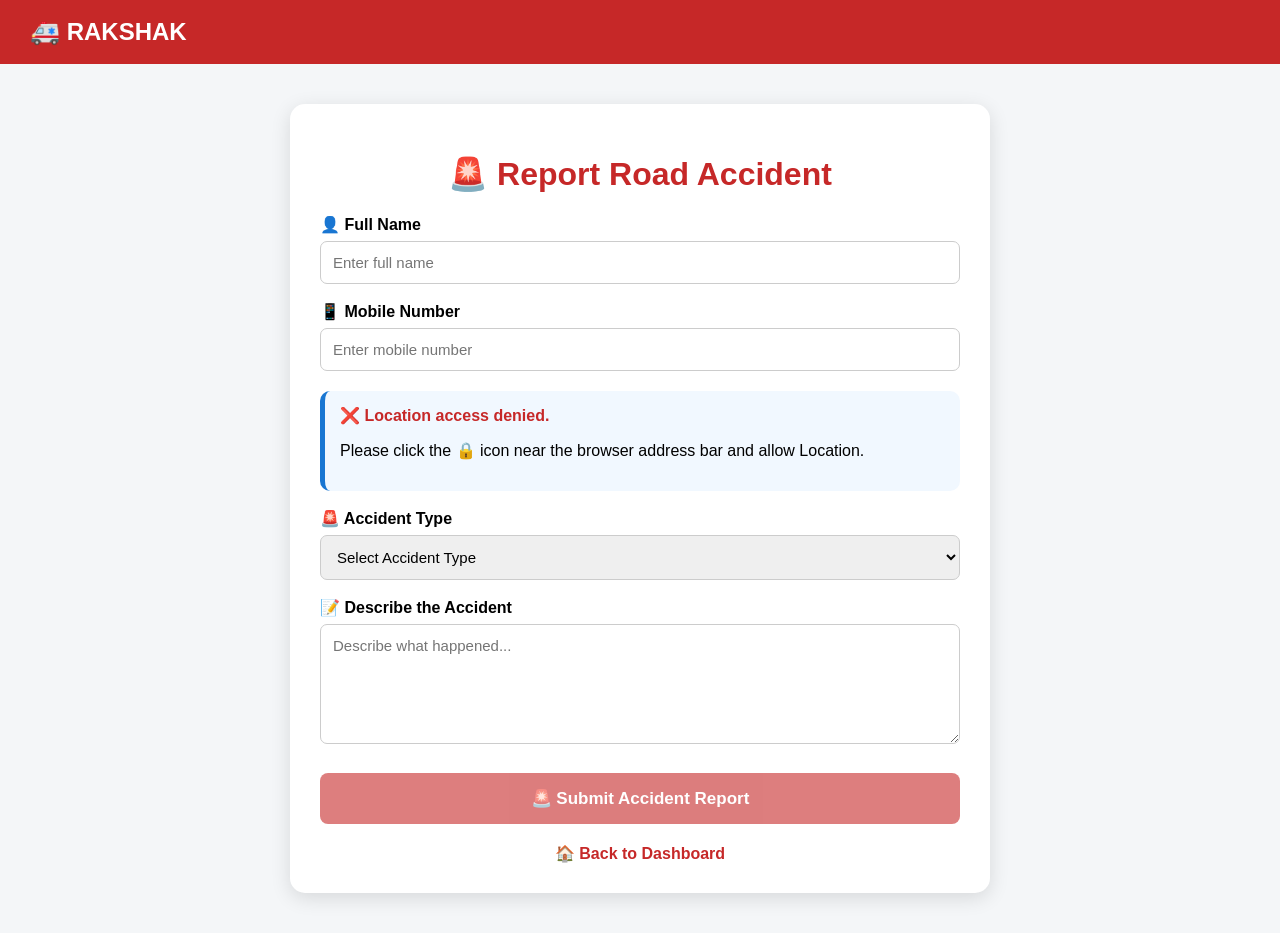
<file: templates/report.html>
<!DOCTYPE html>

<html lang="en">

<head>

    <meta charset="UTF-8">

    <meta name="viewport"
          content="width=device-width, initial-scale=1.0">

    <title>
        RAKSHAK - Accident Report
    </title>

    <style>

        * {
            box-sizing: border-box;
            font-family: Arial, sans-serif;
        }

        body {
            margin: 0;
            background: #f4f6f8;
        }

        nav {
            background: #c62828;
            color: white;
            padding: 18px 30px;
        }

        nav h2 {
            margin: 0;
        }

        .container {
            width: 90%;
            max-width: 700px;
            margin: 40px auto;
        }

        .card {
            background: white;
            padding: 30px;
            border-radius: 15px;

            box-shadow:
                0 5px 20px
                rgba(0,0,0,0.12);
        }

        h1 {
            text-align: center;
            color: #c62828;
        }

        label {
            display: block;
            margin-top: 18px;
            margin-bottom: 7px;
            font-weight: bold;
        }

        input,
        select,
        textarea {
            width: 100%;
            padding: 12px;

            border: 1px solid #ccc;

            border-radius: 7px;

            font-size: 15px;
        }

        textarea {
            min-height: 120px;
            resize: vertical;
        }

        .location-box {
            margin-top: 20px;
            padding: 15px;

            background: #f1f8ff;

            border-radius: 10px;

            border-left: 5px solid #1976d2;
        }

        .location-status {
            font-weight: bold;
            margin-bottom: 10px;
        }

        .success {
            color: green;
        }

        .error {
            color: #c62828;
        }

        .loading {
            color: #1976d2;
        }

        button {
            width: 100%;

            margin-top: 25px;

            padding: 15px;

            border: none;

            border-radius: 8px;

            background: #c62828;

            color: white;

            font-size: 17px;

            font-weight: bold;

            cursor: pointer;
        }

        button:hover {
            background: #8e0000;
        }

        .back {
            display: block;

            text-align: center;

            margin-top: 20px;

            color: #c62828;

            text-decoration: none;

            font-weight: bold;
        }

    </style>

</head>


<body>


<nav>

    <h2>
        🚑 RAKSHAK
    </h2>

</nav>


<div class="container">


    <div class="card">


        <h1>
            🚨 Report Road Accident
        </h1>


        <form
            id="reportForm"
            action="/submit-report"
            method="POST"
        >


            <!-- NAME -->

            <label>
                👤 Full Name
            </label>

            <input
                type="text"
                name="name"
                placeholder="Enter full name"
                required
            >


            <!-- MOBILE -->

            <label>
                📱 Mobile Number
            </label>

            <input
                type="tel"
                name="mobile"
                placeholder="Enter mobile number"
                required
            >


            <!-- LOCATION -->

            <div class="location-box">

                <div
                    id="locationStatus"
                    class="location-status loading"
                >
                    📍 Getting your current location...
                </div>


                <p id="locationText">
                    Please allow location access.
                </p>


                <!-- Hidden latitude -->

                <input
                    type="hidden"
                    name="latitude"
                    id="latitude"
                >


                <!-- Hidden longitude -->

                <input
                    type="hidden"
                    name="longitude"
                    id="longitude"
                >


                <!-- Hidden location -->

                <input
                    type="hidden"
                    name="location"
                    id="location"
                >

            </div>


            <!-- ACCIDENT TYPE -->

            <label>
                🚨 Accident Type
            </label>

            <select
                name="accident_type"
                required
            >

                <option value="">
                    Select Accident Type
                </option>

                <option value="Vehicle Collision">
                    🚗 Vehicle Collision
                </option>

                <option value="Bike Accident">
                    🏍️ Bike Accident
                </option>

                <option value="Car Accident">
                    🚙 Car Accident
                </option>

                <option value="Pedestrian Accident">
                    🚶 Pedestrian Accident
                </option>

                <option value="Other">
                    ⚠️ Other
                </option>

            </select>


            <!-- DESCRIPTION -->

            <label>
                📝 Describe the Accident
            </label>

            <textarea
                name="description"
                placeholder="Describe what happened..."
                required
            ></textarea>


            <!-- SUBMIT -->

            <button
                type="submit"
                id="submitButton"
            >
                🚨 Submit Accident Report
            </button>


        </form>


        <a
            href="/dashboard"
            class="back"
        >
            🏠 Back to Dashboard
        </a>


    </div>


</div>


<script>

    // ==================================================
    // AUTOMATIC GPS LOCATION
    // ==================================================

    const locationStatus =
        document.getElementById(
            "locationStatus"
        );

    const locationText =
        document.getElementById(
            "locationText"
        );

    const latitudeInput =
        document.getElementById(
            "latitude"
        );

    const longitudeInput =
        document.getElementById(
            "longitude"
        );

    const locationInput =
        document.getElementById(
            "location"
        );

    const submitButton =
        document.getElementById(
            "submitButton"
        );


    // Disable submit until GPS is received

    submitButton.disabled = true;

    submitButton.style.opacity = "0.6";


    // ==================================================
    // GET LOCATION
    // ==================================================

    function getCurrentLocation() {


        if (!navigator.geolocation) {

            locationStatus.innerHTML =
                "❌ Geolocation is not supported.";

            locationStatus.className =
                "location-status error";

            return;
        }


        locationStatus.innerHTML =
            "📍 Getting your current location...";

        locationStatus.className =
            "location-status loading";


        navigator.geolocation.getCurrentPosition(

            function(position) {


                const latitude =
                    position.coords.latitude;

                const longitude =
                    position.coords.longitude;


                // Save GPS values

                latitudeInput.value =
                    latitude;

                longitudeInput.value =
                    longitude;


                locationInput.value =
                    latitude + ", " + longitude;


                // Show location

                locationStatus.innerHTML =
                    "✅ Current Location Detected";

                locationStatus.className =
                    "location-status success";


                locationText.innerHTML =
                    "📍 Latitude: "
                    + latitude
                    + "<br>"
                    + "📍 Longitude: "
                    + longitude;


                // Enable submit

                submitButton.disabled = false;

                submitButton.style.opacity = "1";


            },


            function(error) {


                locationStatus.innerHTML =
                    "❌ Location access denied.";

                locationStatus.className =
                    "location-status error";


                if (error.code === 1) {

                    locationText.innerHTML =
                        "Please click the 🔒 icon near the browser address bar and allow Location.";
                }

                else if (error.code === 2) {

                    locationText.innerHTML =
                        "Location is currently unavailable. Please try again.";
                }

                else if (error.code === 3) {

                    locationText.innerHTML =
                        "Location request timed out. Please try again.";
                }


                submitButton.disabled = true;

                submitButton.style.opacity = "0.6";

            },


            {
                enableHighAccuracy: true,

                timeout: 15000,

                maximumAge: 0

            }

        );

    }


    // ==================================================
    // START GPS
    // ==================================================

    getCurrentLocation();


    // ==================================================
    // REFRESH GPS BEFORE SUBMIT
    // ==================================================

    document
        .getElementById("reportForm")
        .addEventListener(
            "submit",
            function(event) {

                if (
                    !latitudeInput.value ||
                    !longitudeInput.value
                ) {

                    event.preventDefault();

                    alert(
                        "📍 Current location is not available. Please allow location access."
                    );

                    getCurrentLocation();

                }

            }
        );

</script>


</body>

</html>
</file>
